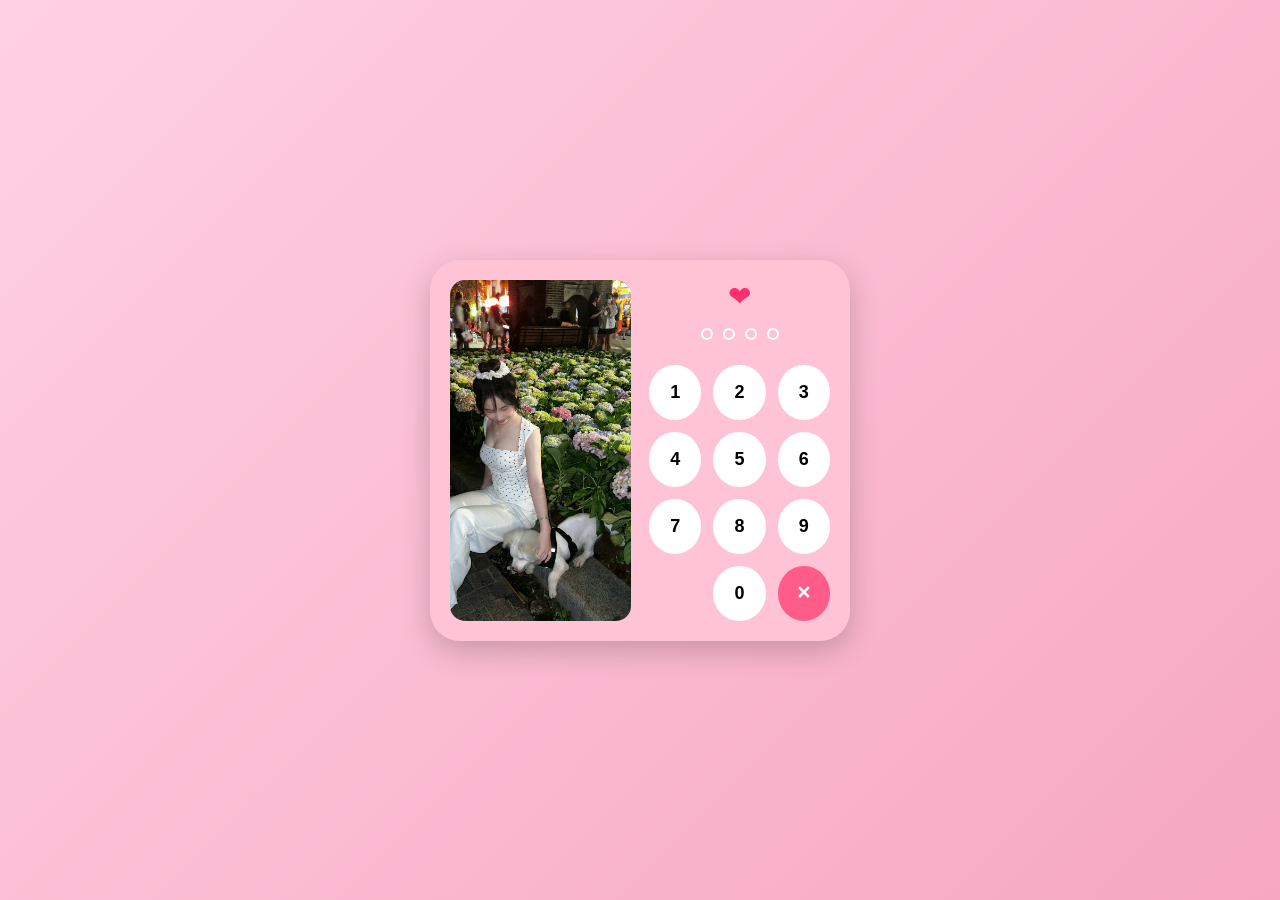
<file: index.html>
<!DOCTYPE html>
<html lang="vi">
<head>
<meta charset="UTF-8">
<meta name="viewport" content="width=device-width, initial-scale=1.0">
<title>Love Lock</title>

<style>

*{
margin:0;
padding:0;
box-sizing:border-box;
font-family: "Poppins", sans-serif;
}

body{
height:100vh;
display:flex;
justify-content:center;
align-items:center;
background:linear-gradient(135deg,#ffd1e3,#f6a7c1);
}

.container{
width:95%;
max-width:420px;
background:#ffc3d6;
border-radius:30px;
padding:20px;
display:flex;
gap:18px;
box-shadow:0 10px 30px rgba(0,0,0,0.2);
}

.photo{
flex:1;
}

.photo img{
width:100%;
height:100%;
object-fit:cover;
border-radius:15px;
}

.right{
flex:1;
text-align:center;
}

.heart{
font-size:28px;
color:#ff2f6d;
animation:beat 1s infinite;
}

@keyframes beat{
0%{transform:scale(1)}
50%{transform:scale(1.2)}
100%{transform:scale(1)}
}

.dots{
display:flex;
justify-content:center;
gap:10px;
margin:15px 0 25px;
}

.dot{
width:12px;
height:12px;
border-radius:50%;
border:2px solid white;
}

.dot.active{
background:white;
}

.keypad{
display:grid;
grid-template-columns:repeat(3,1fr);
gap:12px;
}

.key{
height:55px;
border-radius:50%;
background:white;
display:flex;
align-items:center;
justify-content:center;
font-size:18px;
font-weight:bold;
cursor:pointer;
transition:0.15s;
}

.key:active{
transform:scale(0.9);
background:#ff8fb1;
color:white;
}

.delete{
background:#ff5c8a;
color:white;
}

@media (max-width:420px){

.container{
flex-direction:row;
}

.key{
height:50px;
}

}

</style>
</head>

<body>

<div class="container">

<div class="photo">
<img src="anh1.jpg">
</div>

<div class="right">

<div class="heart">❤</div>

<div class="dots">
<div class="dot"></div>
<div class="dot"></div>
<div class="dot"></div>
<div class="dot"></div>
</div>

<div class="keypad">

<div class="key" onclick="press(1)">1</div>
<div class="key" onclick="press(2)">2</div>
<div class="key" onclick="press(3)">3</div>

<div class="key" onclick="press(4)">4</div>
<div class="key" onclick="press(5)">5</div>
<div class="key" onclick="press(6)">6</div>

<div class="key" onclick="press(7)">7</div>
<div class="key" onclick="press(8)">8</div>
<div class="key" onclick="press(9)">9</div>

<div></div>
<div class="key" onclick="press(0)">0</div>
<div class="key delete" onclick="del()">✕</div>

</div>
</div>
</div>

<script>

let password = "0803"
let input = ""

let dots = document.querySelectorAll(".dot")

function updateDots(){

dots.forEach((dot,i)=>{
dot.classList.toggle("active",i < input.length)
})

}

function press(num){

if(input.length >= 4) return

input += num
updateDots()

if(input.length === 4){

if(input === password){

setTimeout(()=>{
window.location.href="index1.html"
},300)

}else{

wrong()

}

}

}

function del(){

input = input.slice(0,-1)
updateDots()

}

function wrong(){

if(navigator.vibrate){
navigator.vibrate([200,100,200])
}

document.querySelector(".container").animate([
{transform:"translateX(-6px)"},
{transform:"translateX(6px)"},
{transform:"translateX(-6px)"},
{transform:"translateX(6px)"},
{transform:"translateX(0)"}
],{duration:300})

setTimeout(()=>{
input=""
updateDots()
},400)

}

</script>

</body>
</html>
</file>
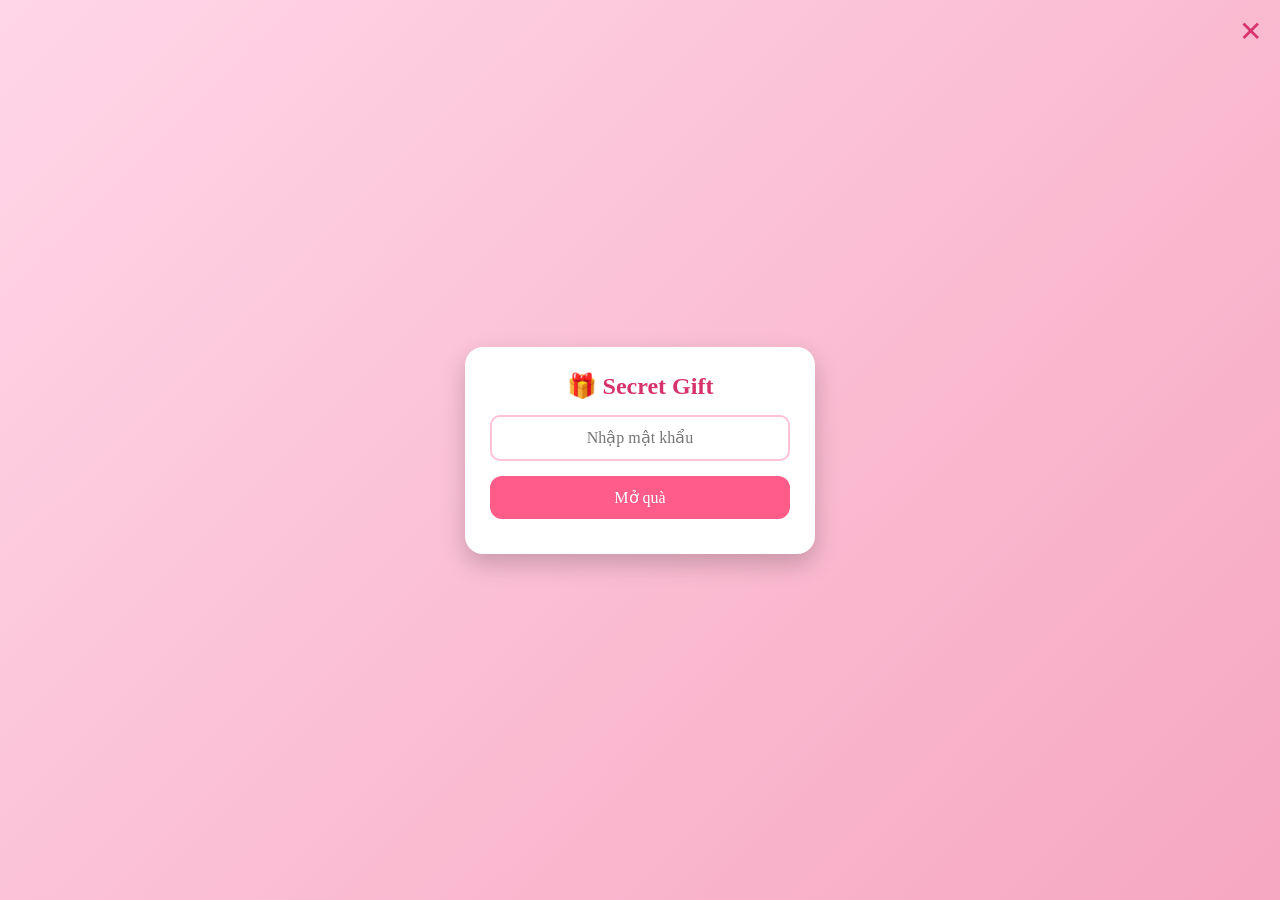
<file: gift.html>
<!DOCTYPE html>

<html lang="vi">
<head>
<meta charset="UTF-8">
<meta name="viewport" content="width=device-width, initial-scale=1.0">
<title>Secret Gift</title>

<style>

*{
margin:0;
padding:0;
box-sizing:border-box;
font-family:"Times New Roman",serif;
}

body{
height:100vh;
display:flex;
justify-content:center;
align-items:center;
background:linear-gradient(135deg,#ffd6e7,#f6a7c1);
overflow:hidden;
}

/* box */

.box{
width:90%;
max-width:350px;
background:white;
padding:25px;
border-radius:18px;
text-align:center;
box-shadow:0 10px 25px rgba(0,0,0,0.2);
}

h2{
color:#d6336c;
margin-bottom:15px;
}

input{
width:100%;
padding:12px;
border-radius:10px;
border:2px solid #ffc2d9;
outline:none;
font-size:16px;
margin-bottom:15px;
text-align:center;
}

button{
width:100%;
padding:12px;
border:none;
border-radius:12px;
background:#ff5c8a;
color:white;
font-size:16px;
cursor:pointer;
}

.error{
color:red;
font-size:14px;
margin-top:10px;
}

/* nút X */

.close{
position:fixed;
top:15px;
right:18px;
font-size:28px;
color:#d6336c;
cursor:pointer;
}

/* tim bay */

.heart{
position:fixed;
bottom:-20px;
color:#ff4d88;
animation:fly 6s linear forwards;
}

@keyframes fly{
0%{transform:translateY(0);opacity:1}
100%{transform:translateY(-100vh);opacity:0}
}

</style>

</head>

<body>

<div class="close" onclick="goBack()">✕</div>

<div class="box">

<h2>🎁 Secret Gift</h2>

<input id="password" placeholder="Nhập mật khẩu">

<button onclick="check()">Mở quà</button>

<div class="error" id="error"></div>

</div>

<script>

function goBack(){
window.location.href="index1.html"
}

function vibrate(){
if(navigator.vibrate) navigator.vibrate([100,50,100])
}

function check(){

let pass=document.getElementById("password").value

if(pass==="LETHUYTRANG"){

window.location.href="gift1.html"

}else{

vibrate()

document.getElementById("error").innerText="Sai mật khẩu rồi ❤️"

}

}

/* enter cũng mở */

document.getElementById("password").addEventListener("keypress",function(e){

if(e.key==="Enter"){
check()
}

})

/* tim bay */

setInterval(()=>{

let heart=document.createElement("div")

heart.className="heart"
heart.innerHTML="❤"

heart.style.left=Math.random()*100+"vw"
heart.style.fontSize=(15+Math.random()*25)+"px"

document.body.appendChild(heart)

setTimeout(()=>heart.remove(),6000)

},800)

</script>

</body>
</html>
</file>
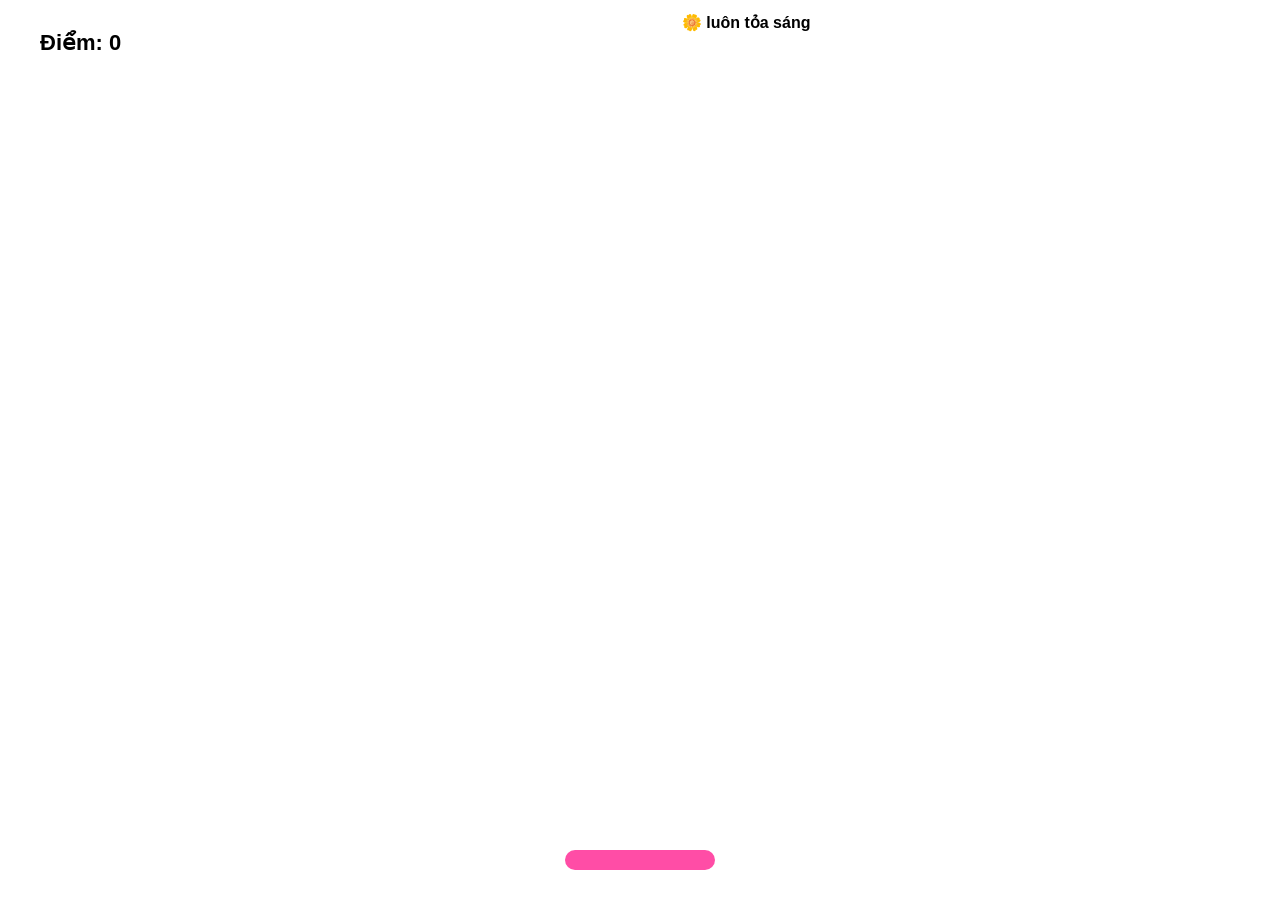
<file: gift1.html>
<!DOCTYPE html>
<html lang="vi">
<head>
<meta charset="UTF-8">
<title>Game 8/3</title>

<style>

body{
margin:0;
overflow:hidden;
font-family:sans-serif;
background:linear-gradient(120deg,#ff9ecf,#ffd6ec);
}

/* điểm */

#score{
position:fixed;
top:20px;
left:20px;
font-size:22px;
font-weight:bold;
background:white;
padding:10px 20px;
border-radius:20px;
}

/* chữ */

.item{
position:absolute;
padding:10px 20px;
border-radius:20px;
font-weight:bold;
}

/* thanh */

#bar{

position:fixed;
bottom:30px;

width:150px;
height:20px;

background:#ff4da6;

border-radius:10px;

left:50%;
transform:translateX(-50%);
}

/* màn thắng */

#win{

position:fixed;
top:0;
left:0;
width:100%;
height:100%;

background:rgba(0,0,0,0.8);

display:none;

justify-content:center;
align-items:center;
flex-direction:column;

color:white;
text-align:center;
}

#win img{
width:300px;
border-radius:20px;
margin-bottom:20px;
}

</style>
</head>

<body>

<div id="score">Điểm: 0</div>

<div id="bar"></div>

<div id="win">

<img src="anh1.jpg">

<h1>CHÚC NGƯỜI MÀ TỚ THẦM THƯƠNG<br>8/3 VUI VẺ 🌸</h1>

</div>

<script>

let score=0
let speed=3

const goal=100

const texts=[
"🌸 8/3 vui vẻ",
"💐 luôn xinh đẹp",
"🌷 luôn hạnh phúc",
"🌹 luôn rạng rỡ",
"🌺 nhiều niềm vui",
"💖 nhiều may mắn",
"🌼 luôn tỏa sáng"
]

const badItems=[
"💣",
"😈",
"⚡"
]

const bar=document.getElementById("bar")

let barX=window.innerWidth/2

/* di chuyển chuột */

document.addEventListener("mousemove",e=>{
barX=e.clientX
bar.style.left=barX+"px"
})

/* di chuyển phím */

document.addEventListener("keydown",e=>{

if(e.key==="ArrowLeft"){

barX-=40

}

if(e.key==="ArrowRight"){

barX+=40

}

bar.style.left=barX+"px"

})

/* tạo vật */

function createItem(){

const div=document.createElement("div")

div.className="item"

let good=Math.random()>0.25

if(good){

div.innerText=texts[Math.floor(Math.random()*texts.length)]
div.dataset.type="good"
div.style.background="white"

}else{

div.innerText=badItems[Math.floor(Math.random()*badItems.length)]
div.dataset.type="bad"
div.style.background="#ff6666"

}

div.style.left=Math.random()*90+"%"
div.style.top="-40px"

document.body.appendChild(div)

let y=0

const fall=setInterval(()=>{

y+=speed

div.style.top=y+"px"

const rect=div.getBoundingClientRect()
const barRect=bar.getBoundingClientRect()

if(

rect.bottom>=barRect.top &&
rect.left<barRect.right &&
rect.right>barRect.left

){

if(div.dataset.type==="good"){

score++

showEffect("+1")

}else{

score-=5

showEffect("-5")

if(score<0) score=0

}

document.getElementById("score").innerText="Điểm: "+score

div.remove()
clearInterval(fall)

/* tăng tốc */

speed=3+score*0.05

if(score>=goal){

document.getElementById("win").style.display="flex"

}

}

if(y>window.innerHeight){

div.remove()
clearInterval(fall)

}

},20)

}

/* hiệu ứng điểm */

function showEffect(text){

const e=document.createElement("div")

e.innerText=text

e.style.position="fixed"
e.style.bottom="80px"
e.style.left=barX+"px"
e.style.fontSize="20px"
e.style.fontWeight="bold"

document.body.appendChild(e)

setTimeout(()=>{

e.remove()

},700)

}

/* tạo vật liên tục */

setInterval(createItem,900)

</script>

</body>
</html>
</file>
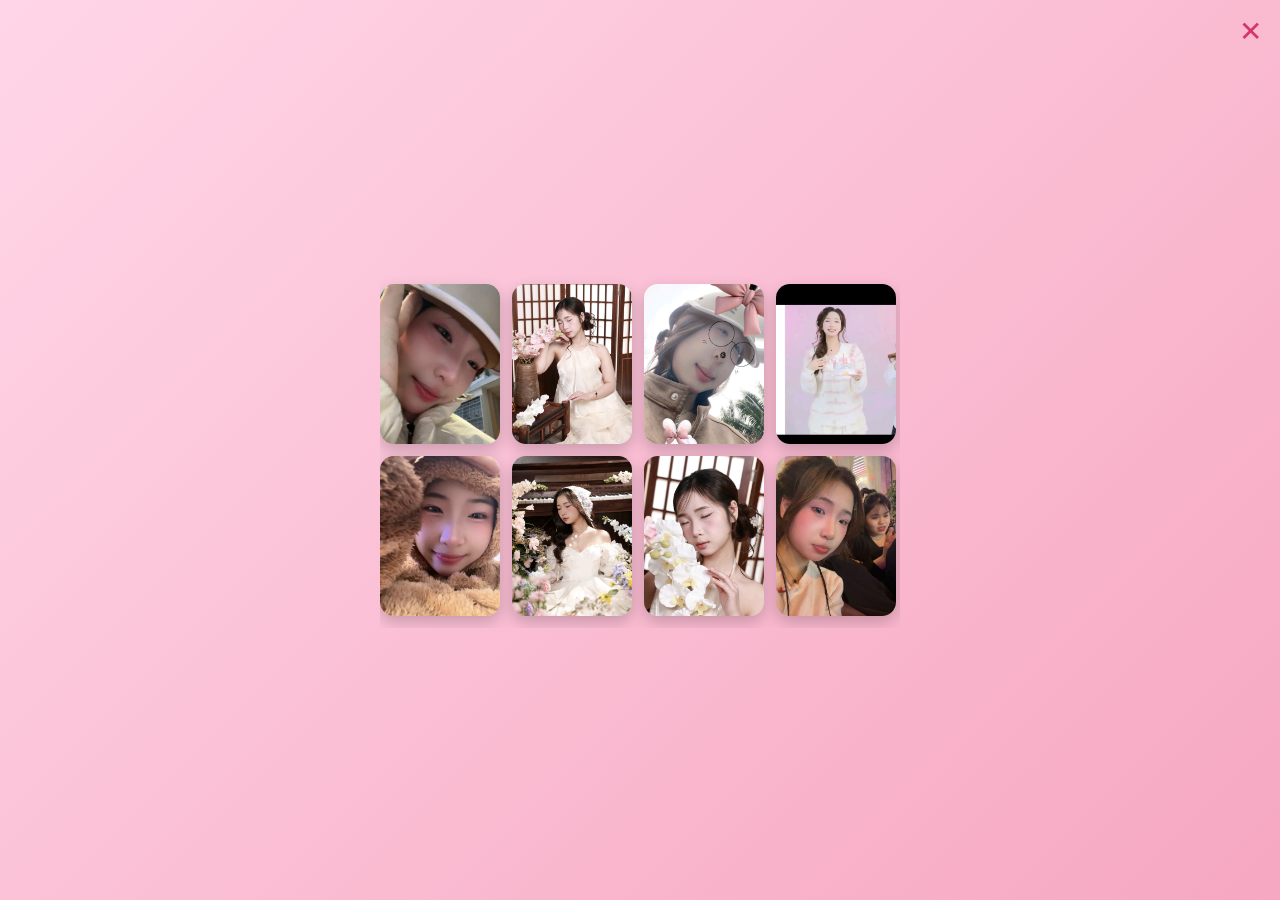
<file: image.html>
<!DOCTYPE html>

<html lang="vi">
<head>
<meta charset="UTF-8">
<meta name="viewport" content="width=device-width, initial-scale=1.0">

<title>Love Images</title>

<style>

*{
margin:0;
padding:0;
box-sizing:border-box;
font-family:"Times New Roman",serif;
}

body{
height:100vh;
background:linear-gradient(135deg,#ffd6e7,#f6a7c1);
overflow:hidden;
display:flex;
justify-content:center;
align-items:center;
}

/* nút thoát */

.close{
position:fixed;
top:15px;
right:18px;
font-size:28px;
color:#d6336c;
cursor:pointer;
z-index:20;
}

/* gallery */

.gallery{
width:95%;
max-width:520px;
overflow:hidden;
}

/* hàng */

.row{
display:flex;
gap:12px;
margin:12px 0;
width:max-content;
}

.row img{
width:120px;
height:160px;
object-fit:cover;
border-radius:14px;
cursor:pointer;
box-shadow:0 6px 15px rgba(0,0,0,0.2);
}

/* animation vô hạn */

.row1{
animation:moveRight 25s linear infinite;
}

.row2{
animation:moveLeft 25s linear infinite;
}

@keyframes moveRight{
from{transform:translateX(-50%)}
to{transform:translateX(0)}
}

@keyframes moveLeft{
from{transform:translateX(0)}
to{transform:translateX(-50%)}
}

/* popup ảnh */

.viewer{
position:fixed;
top:0;
left:0;
width:100%;
height:100%;
background:rgba(0,0,0,0.85);
display:none;
justify-content:center;
align-items:center;
z-index:30;
}

.viewer img{
width:90%;
max-width:420px;
border-radius:16px;
}

.viewer .closeImg{
position:absolute;
top:20px;
right:25px;
font-size:32px;
color:white;
cursor:pointer;
}

/* tim bay */

.heart{
position:fixed;
bottom:-20px;
color:#ff4d88;
animation:fly 6s linear forwards;
}

@keyframes fly{
0%{transform:translateY(0);opacity:1}
100%{transform:translateY(-100vh);opacity:0}
}

</style>

</head>

<body>

<div class="close" onclick="goBack()">✕</div>

<div class="gallery">

<div class="row row1">

<img src="img1.jpg" onclick="openImg(this)">
<img src="img2.jpg" onclick="openImg(this)">
<img src="img3.jpg" onclick="openImg(this)">
<img src="img4.jpg" onclick="openImg(this)">
<img src="img5.jpg" onclick="openImg(this)">
<img src="img6.jpg" onclick="openImg(this)">
<img src="img7.jpg" onclick="openImg(this)">
<img src="img8.jpg" onclick="openImg(this)">
<img src="img9.jpg" onclick="openImg(this)">
<img src="img10.jpg" onclick="openImg(this)">

<!-- lặp lại để chạy vô hạn -->

<img src="img1.jpg" onclick="openImg(this)">
<img src="img2.jpg" onclick="openImg(this)">
<img src="img3.jpg" onclick="openImg(this)">
<img src="img4.jpg" onclick="openImg(this)">
<img src="img5.jpg" onclick="openImg(this)">
<img src="img6.jpg" onclick="openImg(this)">
<img src="img7.jpg" onclick="openImg(this)">
<img src="img8.jpg" onclick="openImg(this)">
<img src="img9.jpg" onclick="openImg(this)">
<img src="img10.jpg" onclick="openImg(this)">

</div>

<div class="row row2">

<img src="img11.jpg" onclick="openImg(this)">
<img src="img12.jpg" onclick="openImg(this)">
<img src="img13.jpg" onclick="openImg(this)">
<img src="img14.jpg" onclick="openImg(this)">
<img src="img15.jpg" onclick="openImg(this)">
<img src="img16.jpg" onclick="openImg(this)">
<img src="img17.jpg" onclick="openImg(this)">
<img src="img18.jpg" onclick="openImg(this)">
<img src="img19.jpg" onclick="openImg(this)">
<img src="img20.jpg" onclick="openImg(this)">

<!-- lặp lại -->

<img src="img11.jpg" onclick="openImg(this)">
<img src="img12.jpg" onclick="openImg(this)">
<img src="img13.jpg" onclick="openImg(this)">
<img src="img14.jpg" onclick="openImg(this)">
<img src="img15.jpg" onclick="openImg(this)">
<img src="img16.jpg" onclick="openImg(this)">
<img src="img17.jpg" onclick="openImg(this)">
<img src="img18.jpg" onclick="openImg(this)">
<img src="img19.jpg" onclick="openImg(this)">
<img src="img20.jpg" onclick="openImg(this)">

</div>

</div>

<!-- popup -->

<div class="viewer" id="viewer">
<div class="closeImg" onclick="closeImg()">✕</div>
<img id="viewImg">
</div>

<script>

function goBack(){
window.location.href="index1.html"
}

/* phóng to ảnh */

function openImg(el){

document.getElementById("viewer").style.display="flex"
document.getElementById("viewImg").src=el.src

}

function closeImg(){
document.getElementById("viewer").style.display="none"
}

/* tim bay */

setInterval(()=>{

let heart=document.createElement("div")

heart.className="heart"
heart.innerHTML="❤"

heart.style.left=Math.random()*100+"vw"
heart.style.fontSize=(15+Math.random()*25)+"px"

document.body.appendChild(heart)

setTimeout(()=>heart.remove(),6000)

},800)

</script>

</body>
</html>
</file>
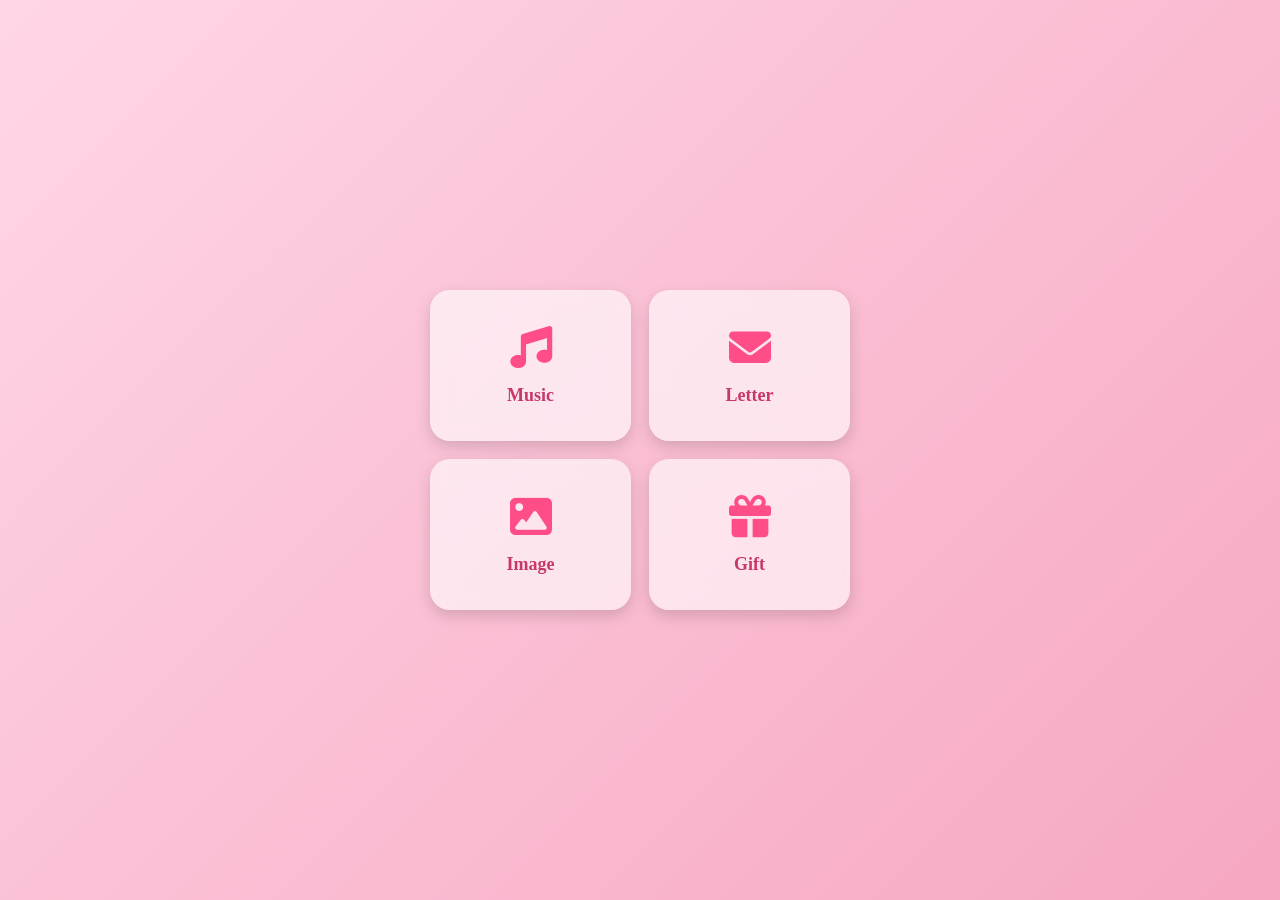
<file: index1.html>
<!DOCTYPE html>

<html lang="vi">
<head>
<meta charset="UTF-8">
<meta name="viewport" content="width=device-width, initial-scale=1.0">
<title>Love Menu</title>

<link rel="stylesheet" href="https://cdnjs.cloudflare.com/ajax/libs/font-awesome/6.5.0/css/all.min.css">

<style>

*{
margin:0;
padding:0;
box-sizing:border-box;
font-family:"Times New Roman",serif;
}

body{
height:100vh;
display:flex;
justify-content:center;
align-items:center;
background:linear-gradient(135deg,#ffd6e7,#f6a7c1);
overflow:hidden;
}

/* trái tim bay */

.heart{
position:fixed;
bottom:-20px;
color:#ff4d88;
animation:fly 6s linear forwards;
}

@keyframes fly{
0%{
transform:translateY(0);
opacity:1;
}
100%{
transform:translateY(-100vh);
opacity:0;
}
}

.container{
width:92%;
max-width:420px;
display:grid;
grid-template-columns:1fr 1fr;
gap:18px;
}

.card{
background:rgba(255,255,255,0.6);
backdrop-filter:blur(10px);
border-radius:20px;
padding:35px 10px;
text-align:center;
cursor:pointer;
transition:0.25s;
box-shadow:0 6px 15px rgba(0,0,0,0.15);
}

.card:active{
transform:scale(0.90);
box-shadow:0 2px 8px rgba(0,0,0,0.2);
}

.icon{
font-size:42px;
margin-bottom:12px;
color:#ff4d88;
}

.title{
color:#c7376a;
font-weight:bold;
font-size:18px;
}

</style>

</head>

<body>

<div class="container">

<div class="card" onclick="openPage('music.html')">
<div class="icon"><i class="fa-solid fa-music"></i></div>
<div class="title">Music</div>
</div>

<div class="card" onclick="openPage('letter.html')">
<div class="icon"><i class="fa-solid fa-envelope"></i></div>
<div class="title">Letter</div>
</div>

<div class="card" onclick="openPage('image.html')">
<div class="icon"><i class="fa-solid fa-image"></i></div>
<div class="title">Image</div>
</div>

<div class="card" onclick="openPage('gift.html')">
<div class="icon"><i class="fa-solid fa-gift"></i></div>
<div class="title">Gift</div>
</div>

</div>

<script>

/* rung điện thoại */

function vibrate(){
if(navigator.vibrate){
navigator.vibrate([40,20,40])
}
}

/* mở trang */

function openPage(page){

vibrate()

setTimeout(()=>{
window.location.href=page
},150)

}

/* tạo trái tim bay */

setInterval(()=>{

let heart=document.createElement("div")
heart.className="heart"
heart.innerHTML='<i class="fa-solid fa-heart"></i>'

heart.style.left=Math.random()*100+"vw"
heart.style.fontSize=(16+Math.random()*26)+"px"

document.body.appendChild(heart)

setTimeout(()=>{
heart.remove()
},6000)

},700)

</script>

</body>
</html>
</file>
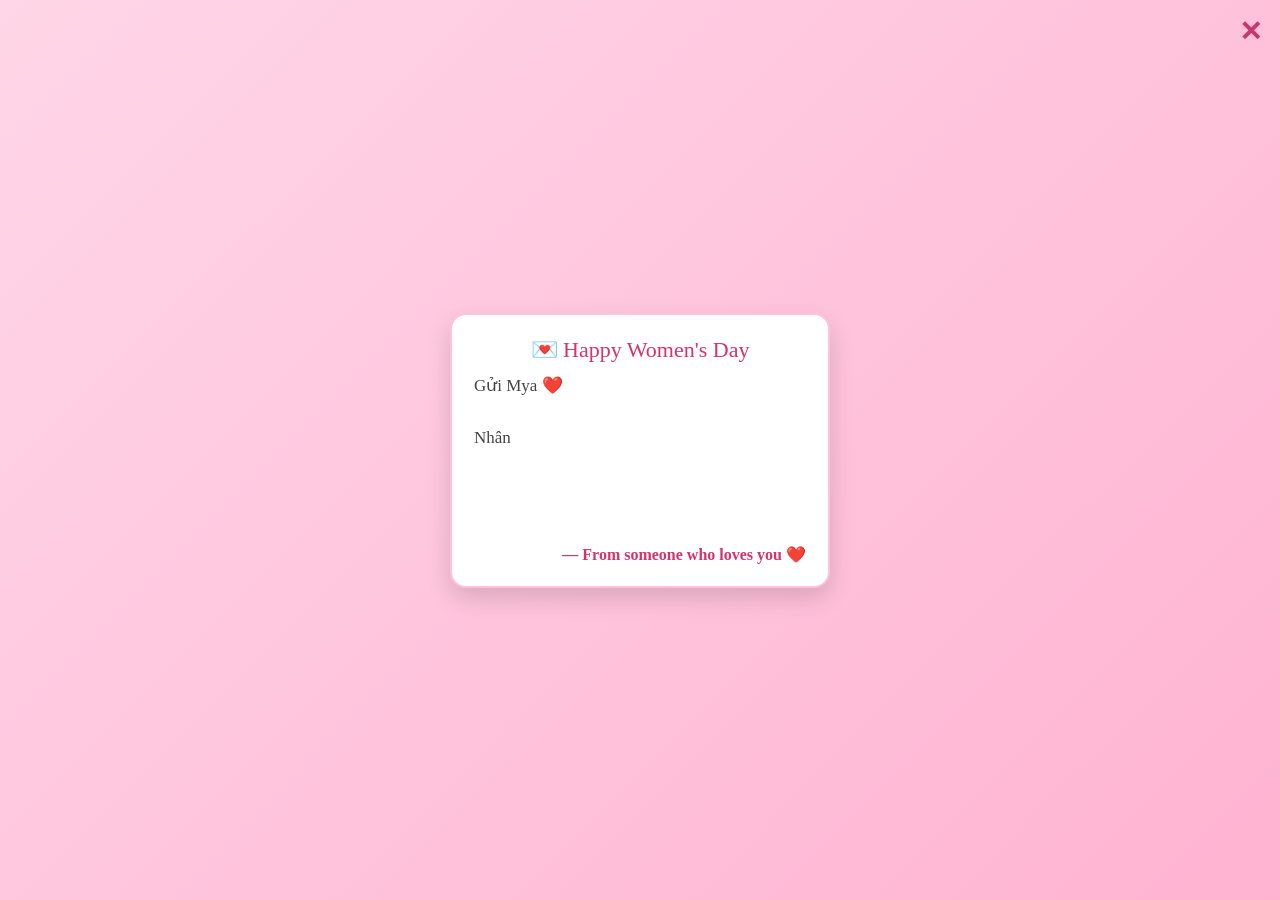
<file: letter.html>
<!DOCTYPE html>

<html lang="vi">
<head>
<meta charset="UTF-8">
<meta name="viewport" content="width=device-width, initial-scale=1.0">

<title>Love Letter</title>

<style>

*{
margin:0;
padding:0;
box-sizing:border-box;
font-family:"Times New Roman",serif;
}

body{
height:100vh;
display:flex;
justify-content:center;
align-items:center;
background:linear-gradient(135deg,#ffd6e7,#ffb3d1);
overflow:hidden;
}

/* nút thoát */

.close{
position:fixed;
top:15px;
right:18px;
font-size:28px;
color:#c7376a;
cursor:pointer;
font-weight:bold;
z-index:10;
}

/* trái tim bay */

.heart{
position:fixed;
bottom:-20px;
color:#ff4d88;
animation:fly 6s linear forwards;
}

@keyframes fly{
0%{transform:translateY(0);opacity:1}
100%{transform:translateY(-100vh);opacity:0}
}

/* khung thiệp */

.card{
width:90%;
max-width:380px;
background:#fff;
padding:22px;
border-radius:16px;
box-shadow:0 10px 25px rgba(0,0,0,0.15);
border:2px solid #ffc2d9;
}

.title{
text-align:center;
font-size:22px;
color:#d6336c;
margin-bottom:10px;
}

.text{
font-size:17px;
line-height:1.55;
color:#444;
min-height:160px;
white-space:pre-line;
}

.cursor{
display:inline-block;
width:2px;
background:#333;
margin-left:3px;
animation:blink 1s infinite;
}

@keyframes blink{
0%{opacity:0}
50%{opacity:1}
100%{opacity:0}
}

.signature{
margin-top:12px;
text-align:right;
color:#d6336c;
font-weight:bold;
}

</style>

</head>

<body>

<div class="close" onclick="goBack()">✕</div>

<div class="card">

<div class="title">💌 Happy Women's Day</div>

<div class="text" id="text"></div>

<div class="signature">— From someone who loves you ❤️</div>

</div>

<script>

/* rung nhẹ */

if(navigator.vibrate){
navigator.vibrate([120,60,120])
}

/* quay lại menu */

function goBack(){
window.location.href="index1.html"
}

/* nội dung */

let message=`Gửi Mya ❤️

Nhân ngày 8/3, anh muốn chúc em
luôn thật nhiều niềm vui và hạnh phúc.

Cảm ơn em vì đã xuất hiện
trong cuộc đời anh,
mang đến cho anh
những nụ cười và sự ấm áp.

Chúc em luôn xinh đẹp, mạnh khỏe
luôn hạnh phúc và
luôn là chính em.

Hy vọng rằng mỗi ngày sau này,
anh vẫn sẽ được ở bên em
và cùng em tạo nên
thật nhiều kỷ niệm đẹp.`

let i=0
let speed=60

function typeWriter(){

if(i < message.length){
document.getElementById("text").innerHTML += message.charAt(i)
i++
setTimeout(typeWriter,speed)
}

}

typeWriter()

/* tim bay */

setInterval(()=>{

let heart=document.createElement("div")

heart.className="heart"
heart.innerHTML="❤"

heart.style.left=Math.random()*100+"vw"
heart.style.fontSize=(14+Math.random()*24)+"px"

document.body.appendChild(heart)

setTimeout(()=>{
heart.remove()
},6000)

},900)

</script>

</body>
</html>
</file>
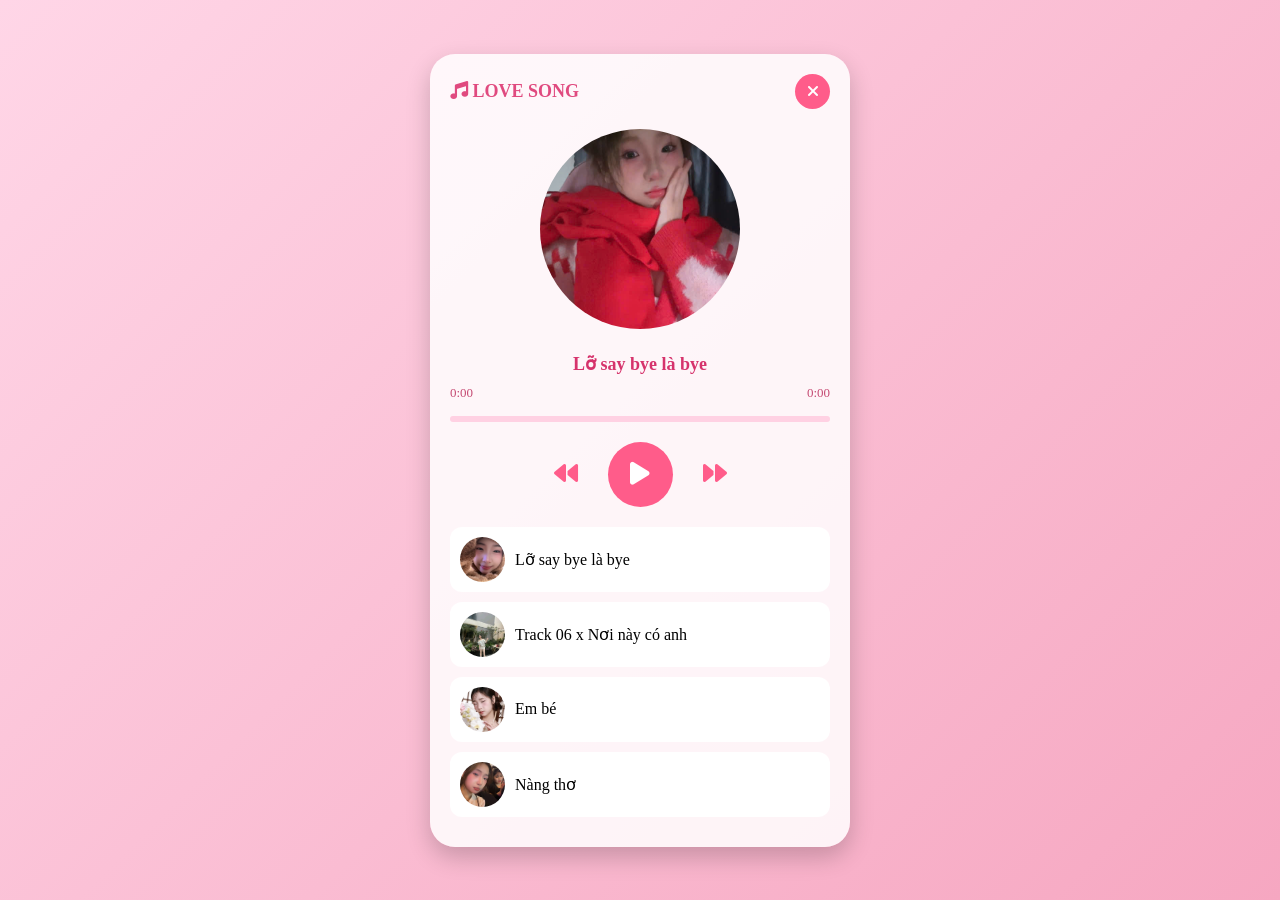
<file: music.html>
<!DOCTYPE html>
<html lang="vi">
<head>
<meta charset="UTF-8">
<meta name="viewport" content="width=device-width, initial-scale=1.0">
<title>Love Music</title>

<link rel="stylesheet" href="https://cdnjs.cloudflare.com/ajax/libs/font-awesome/6.5.0/css/all.min.css">

<style>

*{
margin:0;
padding:0;
box-sizing:border-box;
font-family:"Times New Roman",serif;
}

body{
height:100vh;
display:flex;
justify-content:center;
align-items:center;
background:linear-gradient(135deg,#ffd6e7,#f6a7c1);
overflow:hidden;
}

/* trái tim bay */

.heart{
position:fixed;
bottom:-20px;
color:#ff4d88;
animation:fly 6s linear forwards;
}

@keyframes fly{
0%{transform:translateY(0);opacity:1}
100%{transform:translateY(-100vh);opacity:0}
}

.player{
width:92%;
max-width:420px;
background:rgba(255,255,255,0.85);
border-radius:25px;
padding:20px;
text-align:center;
box-shadow:0 10px 25px rgba(0,0,0,0.2);
}

.top{
display:flex;
justify-content:space-between;
align-items:center;
margin-bottom:10px;
}

.title{
font-weight:bold;
color:#e04a7f;
font-size:18px;
}

.close{
width:35px;
height:35px;
border-radius:50%;
background:#ff5c8a;
color:white;
display:flex;
align-items:center;
justify-content:center;
cursor:pointer;
}

.cover{
width:200px;
height:200px;
border-radius:50%;
object-fit:cover;
margin:10px auto;
animation:spin 8s linear infinite;
animation-play-state:paused;
}

@keyframes spin{
from{transform:rotate(0)}
to{transform:rotate(360deg)}
}

.song{
color:#d6336c;
margin:10px 0;
font-weight:bold;
font-size:18px;
}

.progress{
width:100%;
height:6px;
background:#ffd1e3;
border-radius:10px;
margin:15px 0;
}

.bar{
height:100%;
width:0%;
background:#ff5c8a;
border-radius:10px;
}

.time{
display:flex;
justify-content:space-between;
font-size:13px;
color:#c54b73;
}

.controls{
display:flex;
justify-content:center;
align-items:center;
gap:30px;
margin:20px 0;
}

.btn{
font-size:24px;
cursor:pointer;
color:#ff5c8a;
}

.play{
width:65px;
height:65px;
background:#ff5c8a;
color:white;
border-radius:50%;
display:flex;
align-items:center;
justify-content:center;
font-size:26px;
cursor:pointer;
}

.playlist{
margin-top:15px;
}

.track{
display:flex;
align-items:center;
gap:10px;
background:#fff;
padding:10px;
border-radius:12px;
margin-bottom:10px;
cursor:pointer;
transition:0.2s;
}

.track img{
width:45px;
height:45px;
border-radius:50%;
object-fit:cover;
}

.track:hover{
background:#ffe3ef;
}

</style>
</head>

<body>

<div class="player">

<div class="top">
<div class="title"><i class="fa-solid fa-music"></i> LOVE SONG</div>
<div class="close" onclick="goBack()"><i class="fa-solid fa-xmark"></i></div>
</div>

<img src="img20.jpg" class="cover" id="cover">

<div class="song" id="songTitle">Lỡ say bye là bye</div>

<div class="time">
<span id="current">0:00</span>
<span id="duration">0:00</span>
</div>

<div class="progress">
<div class="bar" id="bar"></div>
</div>

<div class="controls">

<div class="btn" onclick="prev()">
<i class="fa-solid fa-backward"></i>
</div>

<div class="play" onclick="togglePlay()" id="playBtn">
<i class="fa-solid fa-play"></i>
</div>

<div class="btn" onclick="next()">
<i class="fa-solid fa-forward"></i>
</div>

</div>

<div class="playlist">

<div class="track" onclick="playTrack(0)">
<img src="img11.jpg">
<span>Lỡ say bye là bye</span>
</div>

<div class="track" onclick="playTrack(1)">
<img src="img9.jpg">
<span>Track 06 x Nơi này có anh</span>
</div>

<div class="track" onclick="playTrack(2)">
<img src="img13.jpg">
<span>Em bé</span>
</div>

<div class="track" onclick="playTrack(3)">
<img src="img14.jpg">
<span>Nàng thơ</span>
</div>

</div>

</div>

<audio id="audio"></audio>

<script>

let songs=[
{title:"Lỡ say bye là bye",src:"music1.mp3"},
{title:"Nơi Này Có Anh",src:"music2.mp3"},
{title:"Em bé",src:"music3.mp3"},
{title:"Nàng thơ",src:"music4.mp3"}
]

let audio=document.getElementById("audio")
let title=document.getElementById("songTitle")
let bar=document.getElementById("bar")
let playBtn=document.getElementById("playBtn")
let cover=document.getElementById("cover")

let index=0

function vibrate(){
if(navigator.vibrate) navigator.vibrate(30)
}

function loadSong(i){
audio.src=songs[i].src
title.innerText=songs[i].title
}

loadSong(index)

function togglePlay(){

vibrate()

if(audio.paused){

audio.play()
playBtn.innerHTML='<i class="fa-solid fa-pause"></i>'
cover.style.animationPlayState="running"

}else{

audio.pause()
playBtn.innerHTML='<i class="fa-solid fa-play"></i>'
cover.style.animationPlayState="paused"

}

}

audio.addEventListener("timeupdate",()=>{

let percent=(audio.currentTime/audio.duration)*100
bar.style.width=percent+"%"

document.getElementById("current").innerText=format(audio.currentTime)
document.getElementById("duration").innerText=format(audio.duration)

})

function format(t){
let m=Math.floor(t/60)||0
let s=Math.floor(t%60)||0
if(s<10)s="0"+s
return m+":"+s
}

function next(){
vibrate()
index++
if(index>=songs.length) index=0
loadSong(index)
audio.play()
}

function prev(){
vibrate()
index--
if(index<0) index=songs.length-1
loadSong(index)
audio.play()
}

function playTrack(i){
vibrate()
index=i
loadSong(index)
audio.play()
}

function goBack(){
window.location.href="index1.html"
}

/* trái tim bay */

setInterval(()=>{

let heart=document.createElement("div")
heart.className="heart"
heart.innerHTML="❤"

heart.style.left=Math.random()*100+"vw"
heart.style.fontSize=(15+Math.random()*25)+"px"

document.body.appendChild(heart)

setTimeout(()=>heart.remove(),6000)

},700)

</script>

</body>
</html>
</file>
